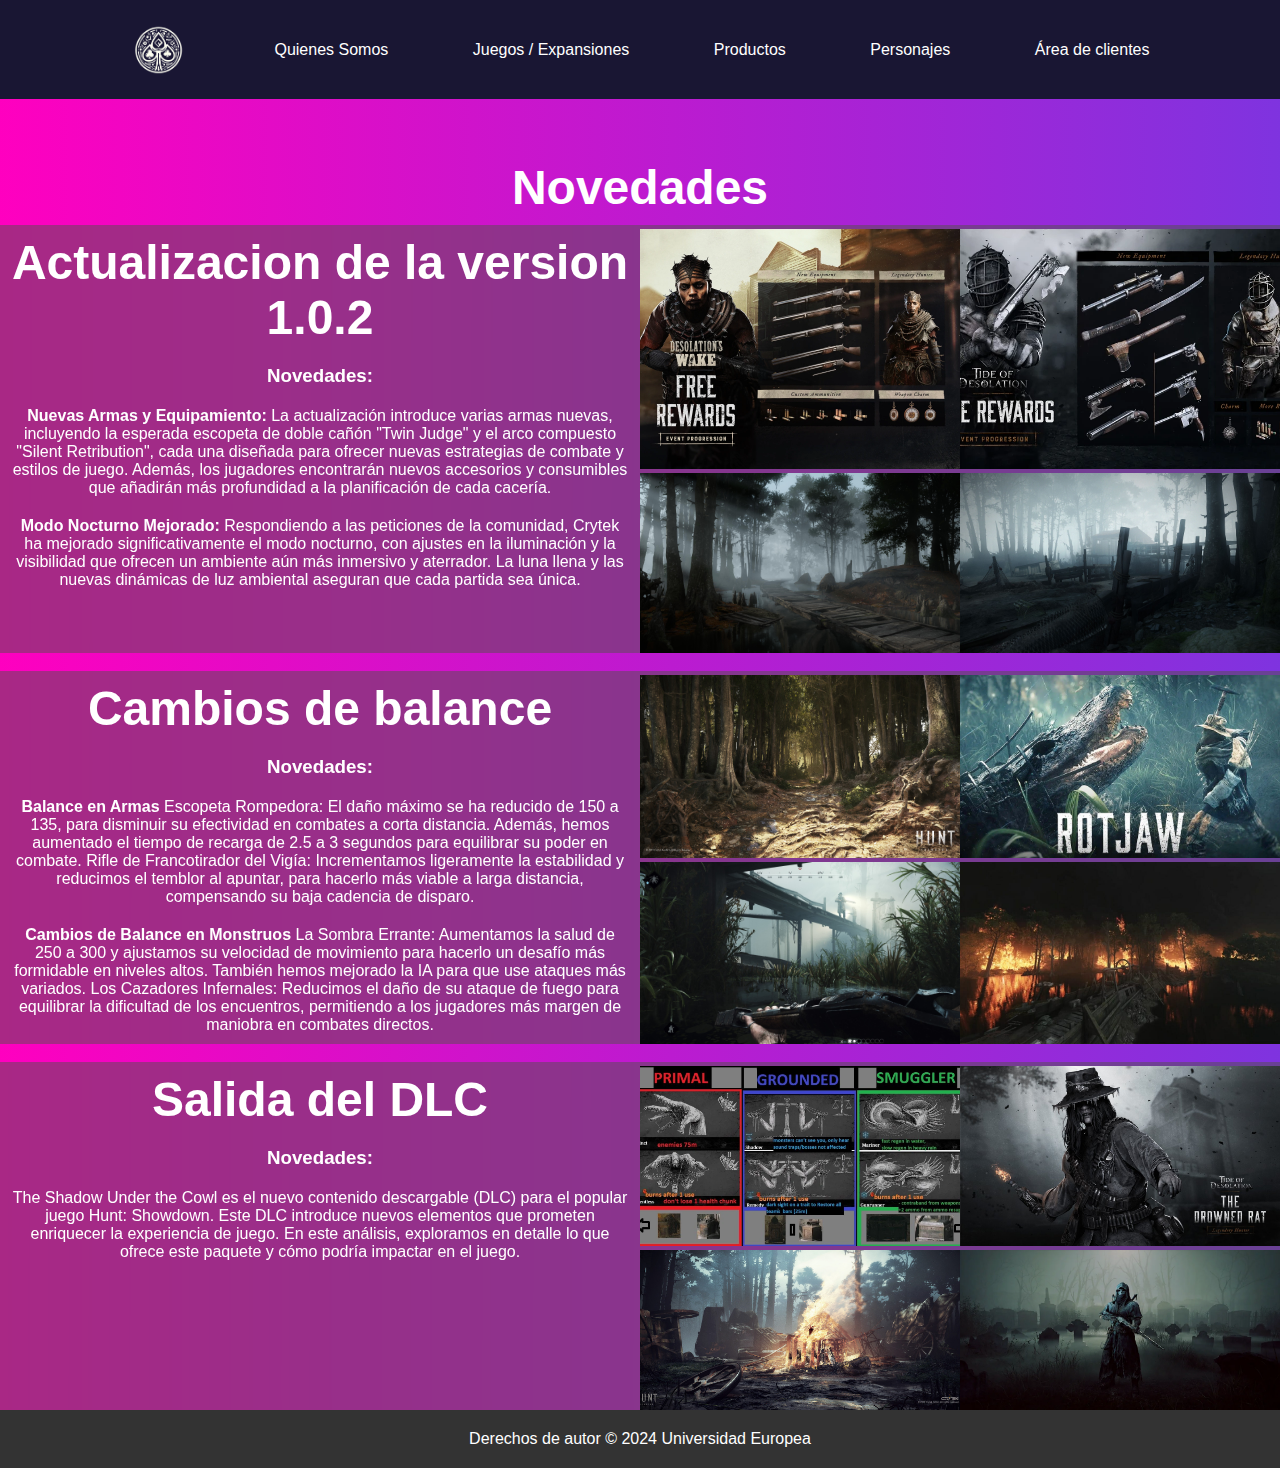
<file: Juegos_Expansiones.html>
<!DOCTYPE html>
<html lang="en">
<head>
    <meta charset="UTF-8">
    <meta name="viewport" content="width=device-width, initial-scale=1.0">
    <link rel="stylesheet" href="css/style.css">
    <link rel="shortcut icon" href="icon/Logo3ASES.png" type="image/x-icon"><!--agregar logo mediante link:favicon-->
    <script src="https://ajax.googleapis.com/ajax/libs/jquery/3.3.1/jquery.min.js"></script>
    <link rel="stylesheet" href="https://cdnjs.cloudflare.com/ajax/libs/font-awesome/4.7.0/css/font-awesome.min.css">
    <title>Juegos y Espansiones</title>
    <style>
        body {
            margin: 0;
            padding: 0;
            font-family: Arial, sans-serif;
            color: #fff;
            background: linear-gradient(to bottom right, #ff00bf, #0066ff);
            background-size: 100% 1000000px;

        }
    </style>
</head>
<body>
   <!-- INICIO DE MENU -->
   <nav>
    <ul>
        <li class="cantenerdor_logo">
            <a href="index.html" class="uno">
                <img class="logo_img" src="icon/logoblanco.png" alt="">
            </a>
        </li>

        
        <li class="menu">
            <div class="iconmenu"><i class="fa fa-bars" style="font-size:24px"></i></div>
        </li>
        <li class="titulo">
            <h1>LOS 3 ASES</h1>
        </li>
        
        <li class="item_menu">
            <a href="quines_somos.html" >Quienes Somos</a>
        </li>
        <li class="item_menu">
            <a href="Juegos_Expansiones.html">Juegos / Expansiones</a>

        </li>
        <li class="item_menu">
            <a href="Productos.html" >Productos</a>

        </li>
        <li class="item_menu">
            <a href="Personaje.html" >Personajes</a>

        </li>
        <li class="item_menu">
            <a href="login.html" >Área de clientes</a>

        </li>

    </ul>
</nav>
<script>
    $(function(){
        //Captura del evento para mostrar u ocultar el menu
        $(".iconmenu").click(function(){
            $(".item_menu").toggle();
    });
    $(window).resize(function(){
         var anchura =$(this).width();
         if (anchura > 993) {
            $(".item_menu").show();
         }
    });
    });
</script>

<div class="espacio_menu"></div>





<!-- caja de novedades -->



<h1>Novedades</h1>

<main>
    <section class="main_text">
        <div class="texto_expansion">
            <h1 class="rojo">Actualizacion de la version 1.0.2</h1>
            <h3>Novedades:</h3>
        </div>
        <div class="texto_expansion">
            <p><b>Nuevas Armas y Equipamiento:</b>
                La actualización introduce varias armas nuevas, incluyendo la esperada escopeta de doble cañón "Twin Judge" y el arco compuesto 
                "Silent Retribution", cada una diseñada para ofrecer nuevas estrategias de combate y estilos de juego. Además, los jugadores 
                encontrarán nuevos accesorios y consumibles que añadirán más profundidad a la planificación de cada cacería.
            </p>
            <p> 
               <b> Modo Nocturno Mejorado:</b>
                Respondiendo a las peticiones de la comunidad, Crytek ha mejorado significativamente el modo nocturno, con ajustes en 
                la iluminación y la visibilidad que ofrecen un ambiente aún más inmersivo y aterrador. La luna llena y las nuevas dinámicas 
                de luz ambiental aseguran que cada partida sea única.
            </p>
           
        </div>
    </section>
    <section class="images">
        
        <img src="img/Expansión1.jpg" alt="">
        <img class="hidden" src="img/Expansión2.jpg" alt="">
        <img src="img/Expansión3.jpg" alt="">
        <img src="img/FondoPersonaje6.jpg" alt="">
        <img src="img/FondoPersonaje5.jpg" alt="">
        
   

    </section>
</main>
<!-- caja de novedades -->

<br>
<main>
    <section class="main_text">
        <div class="texto_expansion">
            <h1 class="rojo">Cambios de balance</h1>
            <h3>Novedades:</h3>
        </div>
        <div class="texto_expansion">
            <p> <b>Balance en Armas</b>
                Escopeta Rompedora: El daño máximo se ha reducido de 150 a 135, para disminuir su efectividad en combates a corta distancia.
                 Además, hemos aumentado el tiempo de recarga de 2.5 a 3 segundos para equilibrar su poder en combate.
                Rifle de Francotirador del Vigía: Incrementamos ligeramente la estabilidad y reducimos el temblor al apuntar,
                 para hacerlo más viable a larga distancia, compensando su baja cadencia de disparo.
            </p>
            <p><b>Cambios de Balance en Monstruos</b>
                La Sombra Errante: Aumentamos la salud de 250 a 300 y ajustamos su velocidad de movimiento para hacerlo un desafío más 
                formidable en niveles altos. También hemos mejorado la IA para que use ataques más variados.
                Los Cazadores Infernales: Reducimos el daño de su ataque de fuego para equilibrar la dificultad de los encuentros, 
                permitiendo a los jugadores más margen de maniobra en combates directos.
            </p>
           
        </div>
    </section>
    <section class="images">
        <img src="img/FondoPersonaje7.jpg" alt="">
        <img src="img/Expansión6.jpg" alt="">
        <img src="img/fondo20.jpg" alt="">
        <img src="img/FondoPersonaje3.jpg" alt="">
        
        

    </section>
</main>
<br>
<main>
    <section class="main_text">
        <div class="texto_expansion">
            <h1 class="rojo">Salida del DLC</h1>
            <h3>Novedades:</h3>
        </div>
        <div class="texto_expansion">
            <p>The Shadow Under the Cowl es el nuevo contenido descargable (DLC) para el popular juego Hunt: 
                Showdown. Este DLC introduce nuevos elementos que prometen enriquecer la experiencia de juego. En este análisis, 
                exploramos en detalle lo que ofrece este paquete y cómo podría impactar en el juego.
            </p>
           
        </div>
    </section>
    <section class="images">
      
        <img src="img/Expansión4.jpg" alt="">
        <img  src="img/Expansión5.jpg" alt="">
        <img src="img/FondoPersonaje4.jpg" alt="">
        <img  src="img/FondoPersonaje2.jpg" alt="">
      

    </section>
</main>
<footer>
    <p>Derechos de autor &copy; 2024 Universidad Europea</p>
</footer>
</body>
</html>
</file>
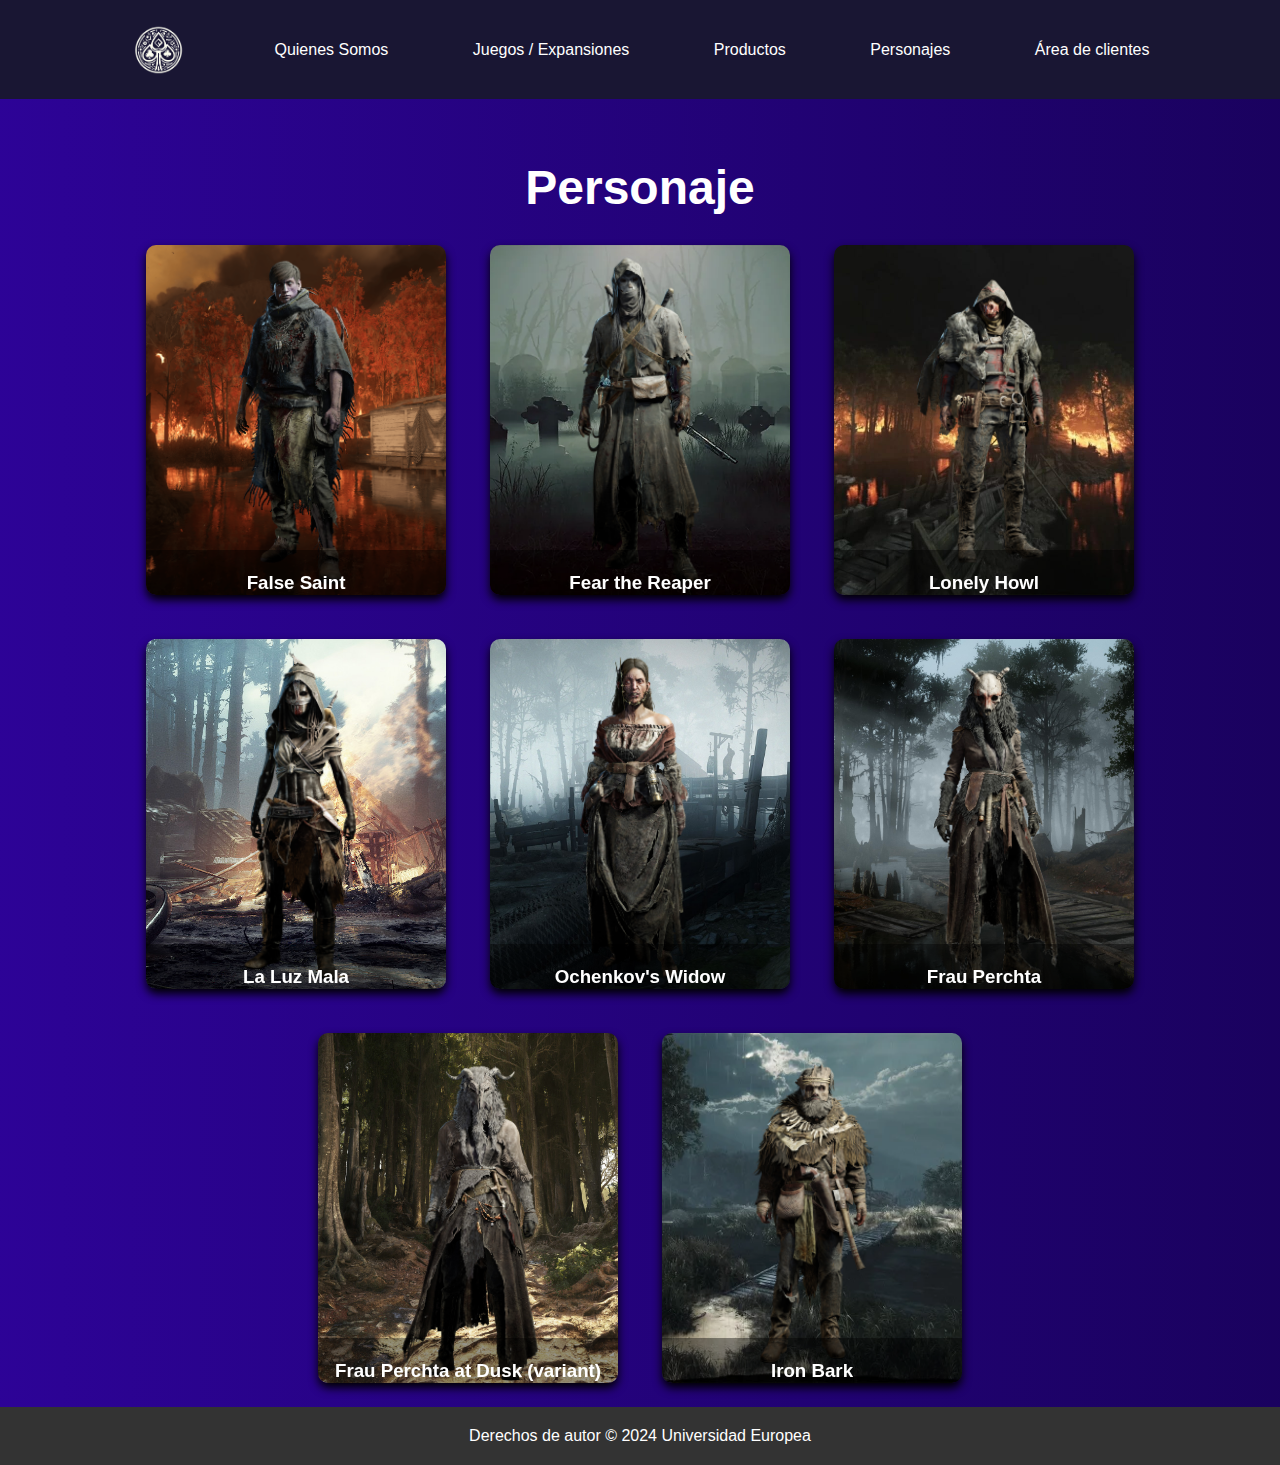
<file: Personaje.html>
<!DOCTYPE html>
<html lang="en">

<head>
    <meta charset="UTF-8">
    <meta name="viewport" content="width=device-width, initial-scale=1.0">
    <link rel="stylesheet" href="css/style.css">
    <link rel="shortcut icon" href="icon/Logo3ASES.png" type="image/x-icon">
    <!--agregar logo mediante link:favicon-->
    <script src="https://ajax.googleapis.com/ajax/libs/jquery/3.3.1/jquery.min.js"></script>
    <link rel="stylesheet" href="https://cdnjs.cloudflare.com/ajax/libs/font-awesome/4.7.0/css/font-awesome.min.css">
    <title>Personajes</title>
    <style>
        body {
    margin: 0;
    padding: 0;
    font-family: Arial, sans-serif;
    color: #fff;
    background: linear-gradient(to bottom right, #2d0397, #070027);
    background-size: 100% 1000000px;
}
    </style>
</head>

<body>
    <!-- INICIO DE MENU -->
    <nav>
        <ul>
            <li class="cantenerdor_logo">
                <a href="index.html" class="uno">
                    <img class="logo_img" src="icon/logoblanco.png" alt="">
                </a>
            </li>

            
            <li class="menu">
                <div class="iconmenu"><i class="fa fa-bars" style="font-size:24px"></i></div>
            </li>
            <li class="titulo">
                <h1>LOS 3 ASES</h1>
            </li>
            
            <li class="item_menu">
                <a href="quines_somos.html" >Quienes Somos</a>
            </li>
            <li class="item_menu">
                <a href="Juegos_Expansiones.html">Juegos / Expansiones</a>

            </li>
            <li class="item_menu">
                <a href="Productos.html" >Productos</a>

            </li>
            <li class="item_menu">
                <a href="Personaje.html" >Personajes</a>

            </li>
            <li class="item_menu">
                <a href="login.html" >Área de clientes</a>

            </li>

        </ul>
    </nav>
    <script>
        $(function(){
            //Captura del evento para mostrar u ocultar el menu
            $(".iconmenu").click(function(){
                $(".item_menu").toggle();
        });
        $(window).resize(function(){
             var anchura =$(this).width();
             if (anchura > 993) {
                $(".item_menu").show();
             }
        });
        });
    </script>
    <div class="espacio_menu"></div>
    <!-- FIN DE MENU -->

    <!-- PERSONAJE 1 -->
    <h1>Personaje</h1>
    <section>
        <div class="card">
            <div class="face front">
                <img src="img/Personaje1.jpg" alt="Personaje1">
                <h3>False Saint</h3>
            </div>
            <div class="face back">

                <h3>False Saint</h3>
                <p>Kevin Linus endured pain after unimaginable pain for the sake of The Moon and Louisiana. He fought
                    with all his being, thinking death would be his final reward. But fate had a greater plan, and a
                    greater calling.</p>
                <div class="link">
                    <a href="#"></a></div>
            </div>
        </div>
        <!-- PERSONAJE 2  -->
        <div class="card">
            <div class="face front">
                <img src="img/Personaje2.png" alt="Personaje2">
                <h3>Fear the Reaper</h3>
            </div>
            <div class="face back">

                <h3>Fear the Reaper</h3>
                <p> Claeg Grey donned the mask and robe not for himself, but for the sake of his family.
                    The first time Claeg realized something was wrong was when he went out on an errand for his wife
                    Emma.
                    He kissed her goodbye and mounted his horse to ride into town, but when he blinked once again, he
                    was five miles away from home and his horse lay bleeding from its throat.
                    He walked all the way back home covered in blood to meet the panicked tears of his wife, children,
                    and friends.</p>
                <div class="link">
                    <a href="#"></a></div>
            </div>
        </div>
        <!-- PERSONAJE 3  -->
        <div class="card">
            <div class="face front">
                <img src="img/Personaje3.png" alt="Personaje3">
                <h3>Lonely Howl</h3>
            </div>
            <div class="face back">

                <h3>Lonely Howl</h3>
                <p>An insatiable bloodthirst possessed Leonel Frisk since he first caught its scent.
                    His sanguine dreams and hunger for violence brought him to the Bayou, where he searches for new
                    prey, and fresh blood to spill.</p>
                <div class="link">
                    <a href="#"></a></div>
            </div>
        </div>

        <!-- PERSONAJE 4  -->
        <div class="card">
            <div class="face front">
                <img src="img/Personaje4.png" alt="Personaje4">
                <h3>La Luz Mala</h3>
            </div>
            <div class="face back">

                <h3>La Luz Mala</h3>
                <p>The ghost in the glow, Luz Mala was saved by the bad lights that flickered on the plains of
                    Patagonia.
                    Everything she knew destroyed, those same lights guided her towards her fate.
                    Now, she is the damnation of those who are tempted to stray towards the light.</p>
                <div class="link">
                    <a href="#"></a></div>
            </div>

            <!-- PERSONAJE 5  -->
        </div>
        <div class="card">
            <div class="face front">
                <img src="img/Personaje5.jpg" alt="Personaje5">
                <h3>Ochenkov's Widow</h3>
            </div>
            <div class="face back">

                <h3>Ochenkov's Widow</h3>
                <p>When Mary Ochenkov lost her beloved Petr at her own hands, the guilt destroyed her will to live.
                    Mr. Chary used the shell she became to create something terrific, and from deep in Kingsnake Mine
                    came the desperate screams of something terrifying and new.</p>
                <div class="link">
                    <a href="#"></a></div>
            </div>
        </div>


        <!-- PERSONAJE 6  -->
        <div class="card">
            <div class="face front">
                <img src="img/Personaje6.jpg" alt="Personaje6">
                <h3>Frau Perchta</h3>
            </div>
            <div class="face back">

                <h3>Frau Perchta</h3>
                <p>The myths of midwinter recall a time of reckoning: gifts for the good, retribution for the bad.
                    The reckoners, few and far between, have been softened by time. But not Perchta,
                    from ancient alpine valleys, where punishments are dealt with a blade at dusk, and trees gifted with
                    rotten garlands at dawn.</p>
                <div class="link">
                    <a href="#"></a></div>
            </div>
        </div>


        <!-- PERSONAJE 7  -->
        <div class="card">
            <div class="face front">
                <img src="img/Personaje7.jpg" alt="Personaje7">
                <h3>Frau Perchta at Dusk (variant)</h3>
            </div>
            <div class="face back">

                <h3>Frau Perchta at Dusk (variant)</h3>
                <p>Old stories and grim fairytales speak of midwinter reckonings that reward the good and punish the
                    bad.
                    Foulest amongst this pantheon is the creature known as Frau Perchta, unsoftened like others of her
                    ilk by the passing of time.
                    A thing made of fur and tusk, fang and terror, who, in form of a woman, slits the abdomen to pull
                    out the innards. A beast that changes from dusk to dawn.</p>
                <div class="link">
                    <a href="#"></a></div>
            </div>
        </div>

        <!-- PERSONAJE 8  -->
        <div class="card">
            <div class="face front">
                <img src="img/Personaje8.png" alt="Personaje8">
                <h3>Iron Bark</h3>
            </div>
            <div class="face back">

                <h3>Iron Bark</h3>
                <p>Orphaned by winter, Iron Bark was raised by wolves as one of their own. But the pack moved on, and
                    with an unending winter came a shortage of food, warmth, and hope.
                    So Iron Bark sacrificed their old family to claim all three.</p>
                <div class="link">
                    <a href="#"></a></div>
            </div>
        </div>
    </section>
    <footer>
        <p>Derechos de autor &copy; 2024 Universidad Europea</p>
    </footer>

</body>

</html>
</file>
<file: css/style.css>
/* INICIO DE MENU  */
*{
    margin: 0;
    padding: 0;
}





html, body{
     height: 100%; /*para que ocupe el 100% de la ventana */
}
body{
    text-align: center; 
    font-family: Verdana, Geneva, Tahoma, sans-serif;
}
img{
    width: 500px;/* ajustar el tamaño de todas las imagenes*/
    height: 500px;
}

a{
    color: inherit;
    text-decoration: none;
}
/*contenedor del menu*/
nav{
    background-color: rgb(25, 22, 51);
    color: #fff;
    /* poner en bloque y poner en horiozontal */
    display: inline-block;
    position: relative;
    border-radius: 0px 0px 0px 0px;
    display: flex;
    margin: auto;
    justify-content: center;
    z-index: 9999999999;/*coloca por encima de otrs elementos*/
    width: 100%;
    position: fixed;/*fija el menu */
}
.espacio_menu{
    height: 150px;
}
li{
    /* poner en bloque y poner en horiozontal */
    margin-top: -40px;
    display: inline-block;
    
}
/* son las vistas menores de 992px */
@media screen and (max-width: 992px) {
    li{
        /* poner en bloque y poner en horiozontal */
        margin-top: -40px;
        display: block;
       
    }
    .item_menu {
        padding: 1px;
        display: none; /*oculta el menu*/
        position: relative;
        top: 60px;
        right: -60%;
        backdrop-filter: blur(10px); /* Aplicar desenfoque al fondo */
        border-radius: 0px 0px 20px 20px;
    }
    nav{
        height: 100px;
    }
    
    li:hover a{
        background-color: none;
        position: relative;
        
    }
    .titulo h1{
        z-index: 9999999999;
        margin-top: 66px;
        font-size: 25px;
        text-align: center;
        
    }
   
    .menu{
        display: inline-block;
        z-index: 9999999;
        position: absolute;
        right: 10%;
        top: 20px;
    }
    .cantenerdor_logo{
        position: absolute;
        left: 1%;
    }
    li>div{
        transition: none; /*elimina las transiciones*/
    }
    .videoPrincipal{
        margin-top: 65px;
    }
    .infoIndex{
        margin-top: -200px;
    }
    .contenido1{
        margin-top: -px;
    }
    .txtVideo{
        margin-top: 16em;
    }
    #bienvenidos{
        font-size: 50px;
    }
    #infoExtra{
        display: none;
    }
    .videoPrincipal{
        height: 100%;
    }
    #videoTrailer{
        margin-top: -1555px;

    }
    .contenido1 h2{
        margin: 10px;
    }
    .contenido1 #bloque1{
        margin: 10px;
    }
    #videoTrailer{
        margin-top: -290px;
        height: 100%;
        width: -webkit-fill-available;
    }
    .threeholder {
        flex-direction: column;
        align-items: center;
    }

    .three {
        max-width: 80%;
    }
   
}
    

/* son las vistas mayores de 992px */
@media screen and (min-width: 992px) {
    li:hover a{
        background-color: rgba(0, 0, 0, 0.5);
        border-radius: 20px;
        position: relative;
    }
    nav li a {
        display: inline-block;
        padding: 40px;
    }
    .titulo{
        display: none;
    }
    li{
        /* poner en bloque y poner en horiozontal */
        margin-top: -40px;
        display: inline-block;
        
    }
    nav{
        display: inline-block;
    }
    .iconmenu{
        display: none;
    }
    /* findemenu */
    .container {
        width: 60%;
    }

    .threeholder {
        width: 100%;
    }

    .three {
        width: 33.33%;
    }

    .circleborder {
        position: relative;
        display: block;
        margin: auto;
    }
    #videoTrailer{
        margin-top: -180px;
        width: -webkit-fill-available;
    }
    .infoIndex{
        margin-top: -110px;
    
    }
    .contenido1{
        margin-top: 220px;
    }
    .formulario {
        margin-top: 400px;
    }
    .txtVideo{
        margin-top: 16em;
    }
}
    

/* li:hover>div{
    opacity: 1;
    left: -25%;
    z-index: 1;
} */

nav li a{
    display: inline-block;
    padding: 40px;
}
li>div{
    transition: opacity 1s, left 0.5s;
    position: absolute;
    left: -50px;
    width: 150%;
    padding: 60px 0;
    /* opacity: 0; */
    z-index: -1;
}
li>div>div{
    color: #000;
    border: 1px solid black;
    padding: 40px;
    /* color */
    background-color: rgb(121, 121, 123, 0.5);
}
.icono{
    display: block;
    margin: auto;
}
img{
    width: 50%;
    height: 50%;
    object-fit: cover;/*contendor de imagen*/
}
.logo_img{
    width: 55px;
    height: 55px;
    position: relative;
    top: 20px;
    border-radius: 20px;
}
#videoTrailer{
   
    z-index: -999;
}
/* FIN DE MENU  */

/* INDEX */





.txtVideo h1{
    color: white;
    font-size: 80px;
}
.txtVideo h2{
    color: rgb(172, 65, 65);
}
#descargar{
    border: none;
    width: 100%;
    font-size: 24px;
    color: white;
    background-color: red;
    padding: 15px 20px;
    border-radius: 5px;
    cursor: pointer/*para que reacciones cuando el cursor ester por encima*/
}
#descargar:hover{
    background-color: cadetblue;
}
.infoIndex>.descargar{
    margin-top: 50px;
}
.infoIndex{
    position: relative;
    bottom: 600px;
}
.contenido1{
    position: relative;
    top: -390px;
    z-index: 99;
    width: 100%;
    height: auto;
    padding: 40px;
    background-color: rgb(0, 0, 0);
    border-radius: 0px 0px;
}
.contenido1 h2{
    /* margin: 100px; */
    color: white;
    font-size: 60px;
    text-align: left;
    
}
.contenido1 #separador{
    display: block;
    margin-right: 1000px;
    width: 60%;
    height: 1px;
    border-color: white;
    background-color: white;
}
.contenido1 .text{
    color: white;
    font-size: 20px;
    text-align: justify;
}


/* quienes somos */

.cabeza p {
    color: white;
}

.container_quiensomos{
    max-width: 1200px;
    margin: auto;
    display: flex;
    flex-wrap: wrap;
    justify-content: center;
}
.cartas_quiessomos {
    position: relative;
    width: 400px;
    height: auto;
    margin: 20px;
    display: inline-block;
    border-radius: 10px;
    background: rgba(0, 0, 0, 0.5); /* Fondo negro semi-transparente */
    backdrop-filter: blur(10px); /* Fondo borroso */
    border: 2px solid rgba(0, 255, 255, 0.6); /* Borde cian brillante */
    box-shadow: 0 0 10px rgba(0, 255, 255, 0.6); /* Sombra de color cian */
    color: white; /* Texto blanco para contraste */
    padding: 20px; /* Espaciado interno */
}

.foto_perfil img{
    width: 90px;
    height: 90px;
    margin: 20px;
}
#redessocialesicons{
    margin: 20px;
    width: 35px;
    height: 35px;
    margin: 10px;
}
.redessociales a{
    margin: 10px;
    width: 40px;
}
.redessociales li{
    display: inline-block;

}
.redessociales{
    padding-top: 30px;
    margin: 20px;
}


footer {
    background-color: #333;
    color: #fff;
    padding: 10px 20px;
    text-align: center;
    bottom: 0;
    width: 100%;
    z-index: 999;
    margin-bottom: 1px;
}


/* productos */
.titulo_producto{
    margin-top: 50px;
    text-align: center;
    font-size: 80px;
    color: rgb(181, 160, 160)
    /*insertar tipografias de la web*/
    

}

.img_productos{
    width: 100%;
    height: 50%;
    border-radius: 20px 20px 0px 0px;
}


.container_cards{
    max-width: 1200px;
    margin: auto;
    /*Sea flexibles, para que la pagina web sea flexibles, y aparte tenemos que decir como va ser la pantalla*/
    display: flex;
    /*Acordeon, se va ajustando con las anchuras*/
    flex-wrap: wrap;
    /*tenemos que justifir y centralizado*/
    justify-content: center;
}
.card{
    width: 300px;
    margin: 10px;
    transition: all ease 300ms;
    border-radius: 20px;

}
.container_cards>.card{
    margin-bottom: 220px;
}
.card:hover{
    width: 350px;
}
.card .cover{
    width: 100%;
    height: 250px;
    position: relative;
    /*Ocultar elemento*/
    overflow: hidden;
}
.card .cover img{
    height: 250px;
    display: block;
    margin: auto;
    position: relative;
    top: 40px;
    z-index: 1;
    filter: drop-shadow(5px 5px 4px rgba(0, 0, 0, 0.5));/*sombreado*/
    transition: all ease 400ms;
}
.card:hover .cover img{
    top: 0px;
    filter: none;/*elemina los filtros del elemento*/
}
.card .img_back{
    width: 100%;
    height: 200px;
    position: absolute;
    bottom: -80px;
    left: 0;
    background-size: cover;
    border-radius: 20px;
    transition: all ease 300ms;
}
/*Pseudoclase: nth-of-type() en CSS, selecciona uno o mas elementos de un tipo dado,
puede ser p, img, videos, etc., en funcion de su posicion y los situaciones entre un grupo de hermanos*/
.card:nth-of-type(1) .img_back{
    background-image: url(img/Producto1.jpeg);
}
.card:nth-of-type(2) .img_back{
    background-image: url(img/Producto2.jpg);
}
.card:nth-of-type(3) .img_back{
    background-image: url(img/Producto3.jpg);
}
.card:nth-of-type(4) .img_back{
    background-image: url(img/Producto4.jpg);
}
.card:nth-of-type(5) .img_back{
    background-image: url(img/Producto5.jpeg);
}
.card:nth-of-type(6) .img_back{
    background-image: url(img/Producto6.jpg);
}
.card:nth-of-type(7) .img_back{
    background-image: url(img/Producto7.jpg);
}
.card:nth-of-type(8) .img_back{
    background-image: url(img/Producto8.jpg);
}
.card:nth-of-type(9) .img_back{
    background-image: url(img/Producto9.jpg);
}
.card:hover .img_back{
    bottom: -40px;
}
.card .description{
    background: whitesmoke;
    margin-top: -10px;
    padding: 20px;
    border-radius: 0px 0px 20px 20px;
    transition: all ease 300ms;
}
.card:hover .description{
    padding: 40px;
}
.card .description h2{
    margin-top: 10px;
    /*insertar Tipografias*/
    font-family: "Bebas Neue", sans-serif;;
}
.card .description p{
    margin-top: 10px;
    color: #393938;
}
/*Modificando el boton*/
.card .description input{
    padding: 10px 40px;
    margin: 20px auto 0 auto;
    border: none;/*elimina el borde*/
    display: block;
    background: #A6359D;
    color: white;
    font-size: 14px;
    cursor: pointer;
    border-radius: 8px;
    transition: all ease 300ms;
}
.card .description input:hover{
    background: #C79DC3;
}
.card .description a{
    text-decoration: none;
}



/* personajes */
*{
    margin: 0px;
    padding: 0px;
    box-sizing: border-box;
    font-family: sans-serif;
}

.card{
    position: relative;
    width: 300px;
    height: 350px;
    /* Aplicar margenes con resto de cartas*/
    margin: 20px;
    display:inline-block;
    border-radius: 10px; 
    
}
.card .face {
    position: absolute;
    width: 100%;
    height: 100%;
    /*Determina si la cara posterior de un elemento es visible de frente al usuario */
    backface-visibility: hidden;
    border-radius: 10px;
    overflow: hidden;
    transition: 0.5s;
    
}


.card .front{
    transform: perspective(600px) rotateY(0deg);/*para rotar las cartas*/
    box-shadow: 0px 5px 10px #000;
}


.card .front img {
    position: relative;
    width: 100%; 
    height: 100%; 
    max-width: 200%; 
    max-height: 100%; 
    object-fit: contain; 
    
}


.card img[alt="Personaje1"]  {
   
    background-image: url('../img/FondoPersonaje1.jpg'); 
    background-size: cover;/*Para que se pongan de fondo*/
    background-position: center;
}

.card img[alt="Personaje2"] {
    
    background-image: url('../img/FondoPersonaje2.jpg'); 
    background-size: cover;
    background-position: center;
    
}
.card img[alt="Personaje3"] {
    
    background-image: url('../img/FondoPersonaje3.jpg'); 
    background-size: cover;
    background-position: center;
    
}
.card img[alt="Personaje4"] {
   
    background-image: url('../img/FondoPersonaje4.jpg'); 
    background-size: cover;
    background-position: center;
    
}
.card img[alt="Personaje5"] {
    
    background-image: url('../img/FondoPersonaje5.jpg'); 
    background-size: cover;
    background-position: center;
    
}
.card img[alt="Personaje6"] {
   
    background-image: url('../img/FondoPersonaje6.jpg'); 
    background-size: cover;
    background-position: center;
}
.card img[alt="Personaje7"] {
  
    background-image: url('../img/FondoPersonaje7.jpg'); 
    background-size: cover;
    background-position: center;
}.card img[alt="Personaje8"] {
    
    background-image: url("../img/FondoPersonaje8.jpg"); 
    background-size: cover;
    background-position: center;
}
.card .front h3{
    position: absolute;
    bottom: 0px;
    width: 100%;
    height: 45px;
    line-height: 45px;
    color: white;
    background: rgb(0,0,0,0.4);   
    text-align: center; 
}
.card .back{
    transform: perspective(600px) rotateY(180deg);
    background: rgb(114, 121, 125);
    padding: 15px;
    color: white;
    display: flex;
    flex-direction: column;
    justify-content: space-between;
    text-align: center;
    box-shadow: 0px 5px 10px #000;
}
.card .back .link{
    border-top: 1px solid #f3f3f3;
    height: 50px;
    line-height: 50px;

}
.card .back .link a{
   color: #f3f3f3;
}
.card .back .link h3{
    font-size: 30px;
    margin-top: 20px;
    letter-spacing: 2px;
}
.card .back .link p{
    letter-spacing: 1px;
}
.card:hover .front{
    transform: perspective(600px) rotateY(180deg);
} 
.card:hover .back{
    transform: perspective(600px) rotateY(360deg);
}
#separadarproductos{
    margin: 40px;

}


/* login */

.contenedor{
    width:100% ;
    padding: 60px;

}
/* para el login y crear cuenta */
.formulario{
    /* borroso  */

    border-radius: 20px;
    backdrop-filter: blur(5px);/*no hace efecto borroso*/
    opacity: 0.99;
    border: 1px solid #aaa;
    position: relative;
    top: 90px;
}
img{
    padding-top: 4px;
    width: 35px;
    height: 35px;
    text-align: center;

}
input[type="text"], input[type="password"]{
    text-align: center;
    font-size: 24px;
    width: 80%;
    padding: 10px;
    border: none;
}
.input-contenedor{
    margin-bottom: 15px;
    border: 1px solid #aaa;
    border-radius: 20px;
    backdrop-filter: blur(5px);/*no hace efecto borroso*/
    opacity: 0.90;
    background-color: white;
}
.button{
    border: none;
    width: 90%;
    font-size: 20px;
    color: white;
    background-color: black;
    padding: 17px 40px;
    border-radius: 7px;
    cursor: pointer;
    

    
}
.cuadro{
    text-align: left;
}
.button:hover{
    background-color: cadetblue;
}
p{
    text-align: center;
}

.link:hover{
    color: cadetblue;
}
@media(min-width:768px){
    .formulario{
        margin-top: 150px;
        width: 500px;
        margin: auto;
        border-radius: 2%;
    }
}



/* crear cuenta */
*{
    box-sizing: border-box;
    margin: 0;
    padding: 0;
}
*{
    box-sizing: border-box;
}

.contenedor{
    width: 100%;
    padding: 15px;
}

h1{
    padding-top: 20px;
    text-align: center;
    color: #ffffff;
    font-size: 48px;
}
img{
    padding-top: 4px;
    width: 35px;
    height: 35px;
    text-align: center;
}
input[type="text"], input[type="password"], input[type="mail"]{
    text-align: center;
    font-size: 24px;
    width: 80%;
    padding: 10px;
    border: none;
}
.button{
    border:none;
    width: 100%;
    font-size: 24px;
    color: white;
    background-color: #1a2537;
    padding: 15px 20px;
    border-radius: 5px;
    cursor: pointer;
}
.button:hover{
    background-color: cadetblue;
}
p{
    text-align: center;
}
.link{
    text-decoration: none;
    color: #702424;
    font-weight: 600px;
}
.link:hover{
    color: cadetblue;
}
 /* Responsive */
@media (min-width: 768px){
    .formulario{
        margin-top: 150px;
        width: 500px;
        margin: auto;
        border-radius: 2%;
    }
}





/* juegos y expansiones */




main {
    background-color: rgba(83, 80, 76, 0.5); /* Fondo con transparencia */
    display: flex;
    flex-wrap: wrap;
    backdrop-filter: blur(5px); /* Aplicar desenfoque */
}

main section {
    width: 100%;
}

section.images {
    display: flex;
    flex-wrap: wrap;
}

section.images img {
    height: 100px;
    width: 25%;
}

.hidden {
    display: none;
}


h1,h3,h4,p {
    margin: 0px;
    padding: 10px;
}

.texto_expansion{
    color: white;

}


/*Cambiamos el color de letra de ciertos elementos*/

.rojo {
    color: #fff;
}


/*Contenedor General*/

.container {
    font-family: Arial, Helvetica, sans-serif;
    margin: 20px auto;
    width: 90%;
    width: 100%;
}


/*Parte del logo y del menu*/

header {
    align-items: center;
    display: flex;
    justify-content: space-between;
}

.menu_item {
    padding: 0.5em;
    display: none;
}
@media screen and (min-width:576px) {
    nav{
        display: flex;
    }
    .menu_item{
        display: inline-block;/* para poder loner elementos en linea en bloque y poder poner de vertical en horizontal */
    }
    .icon{
        display: none;
    }
    .novedades{
        width: 25%;
    }
    section.main_text, section.images{
        width: 50%;
    }
    section.images img{
        width: 50%;
        height: auto;
    }
    .threeholder{
        width: 100%;
    }
    .three{
        width: -33%;
    }
   
}
</file>
